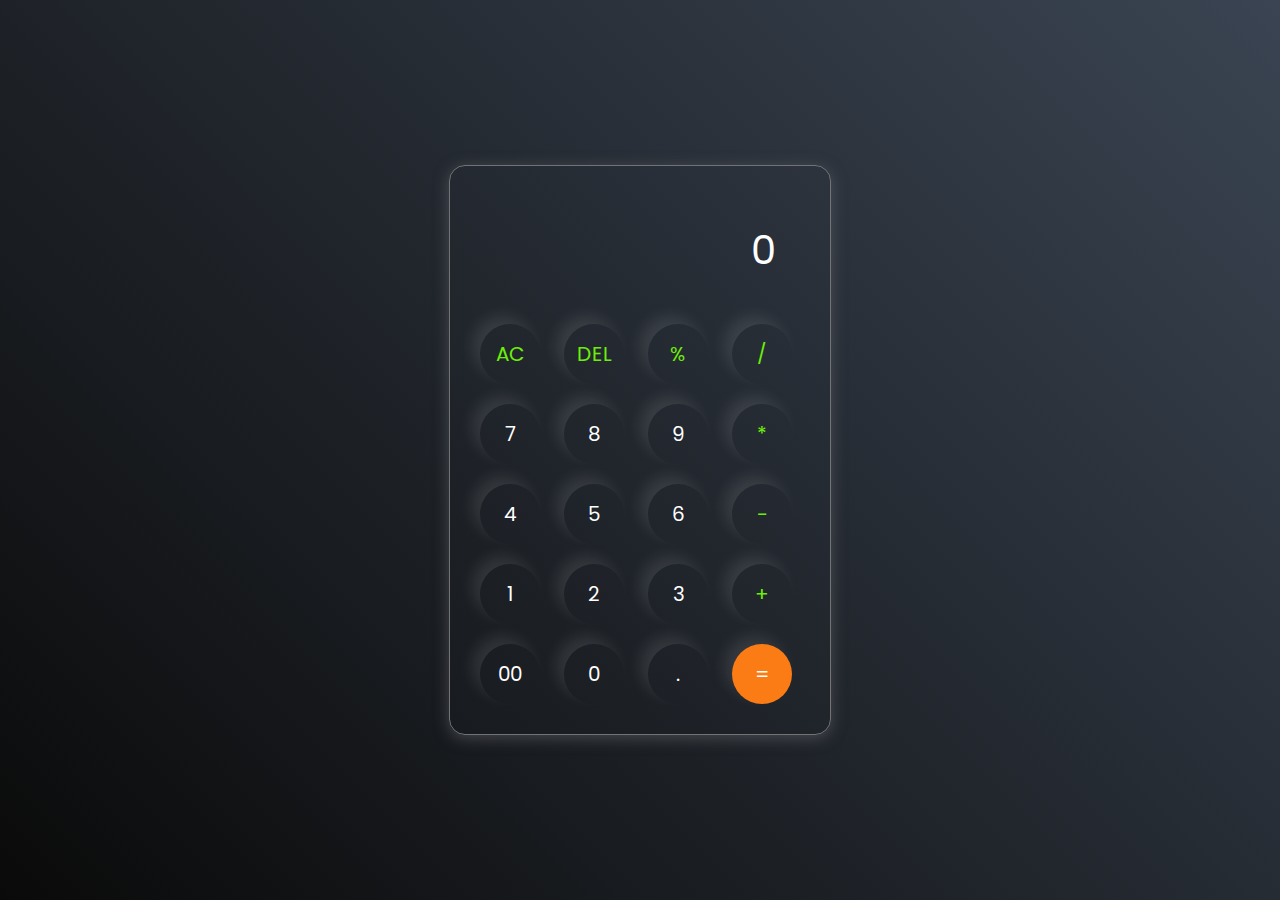
<file: ciperbyte/index.html>
<!DOCTYPE html>
<html lang="en">
<head>
    <meta charset="UTF-8">
    <meta name="viewport" content="width=device-width, initial-scale=1.0">
    
    <title>Calculator</title>
    <link rel ="stylesheet" href="style3.css">
</head>
<body>
    <div class="container">
        <div class="calculator">
          <input type="text" id="inputBox" placeholder="0" />
          <div>
            <button class="button operator">AC</button>
            <button class="button operator">DEL</button>
            <button class="button operator">%</button>
            <button class="button operator">/</button>
          </div>
          <div>
            <button class="button">7</button>
            <button class="button">8</button>
            <button class="button">9</button>
            <button class="button operator">*</button>
          </div>
          <div>
            <button class="button">4</button>
            <button class="button">5</button>
            <button class="button">6</button>
            <button class="button operator">-</button>
          </div>
          <div>
            <button class="button">1</button>
            <button class="button">2</button>
            <button class="button">3</button>
            <button class="button operator">+</button>
          </div>
  
          <div>
            <button class="button">00</button>
            <button class="button">0</button>
            <button class="button">.</button>
            <button class="button equalBtn">=</button>
          </div>
        </div>
      </div>
  
      <script src="cal3.js"></script>
    </body>
  </html>
</file>
<file: ciperbyte/style3.css>
@import url('https://fonts.googleapis.com/css2?family=Poppins:wght@500&display=swap');

*{
    margin: 0;
    padding: 0;
    box-sizing: border-box;
    font-family: 'Poppins', sans-serif;
}

body{
    width: 100%;
    height: 100vh;
    display: flex;
    justify-content: center;
    align-items: center;
    background: linear-gradient(45deg, #0a0a0a, #3a4452);
}

.calculator{
    border: 1px solid #717377;
    padding: 20px;
    border-radius: 16px;
    background: transparent;
    box-shadow: 0px 3px 15px rgba(113, 115, 119, 0.5);

}

input{
    width: 320px;
    border: none;
    padding: 24px;
    margin: 10px;
    background: transparent;
    box-shadow: 0px 3px 15px rgbs(84, 84, 84, 0.1);
    font-size: 40px;
    text-align: right;
    cursor: pointer;
    color: #ffffff;
}

input::placeholder{
    color: #ffffff;
}

button{
    border: none;
    width: 60px;
    height: 60px;
    margin: 10px;
    border-radius: 50%;
    background: transparent;
    color: #ffffff;
    font-size: 20px;
    box-shadow: -8px -8px 15px rgba(255, 255, 255, 0.1);
    cursor: pointer;
}

.equalBtn{
    background-color: #fb7c14;
}

.operator{
    color: #6dee0a;
}
</file>
